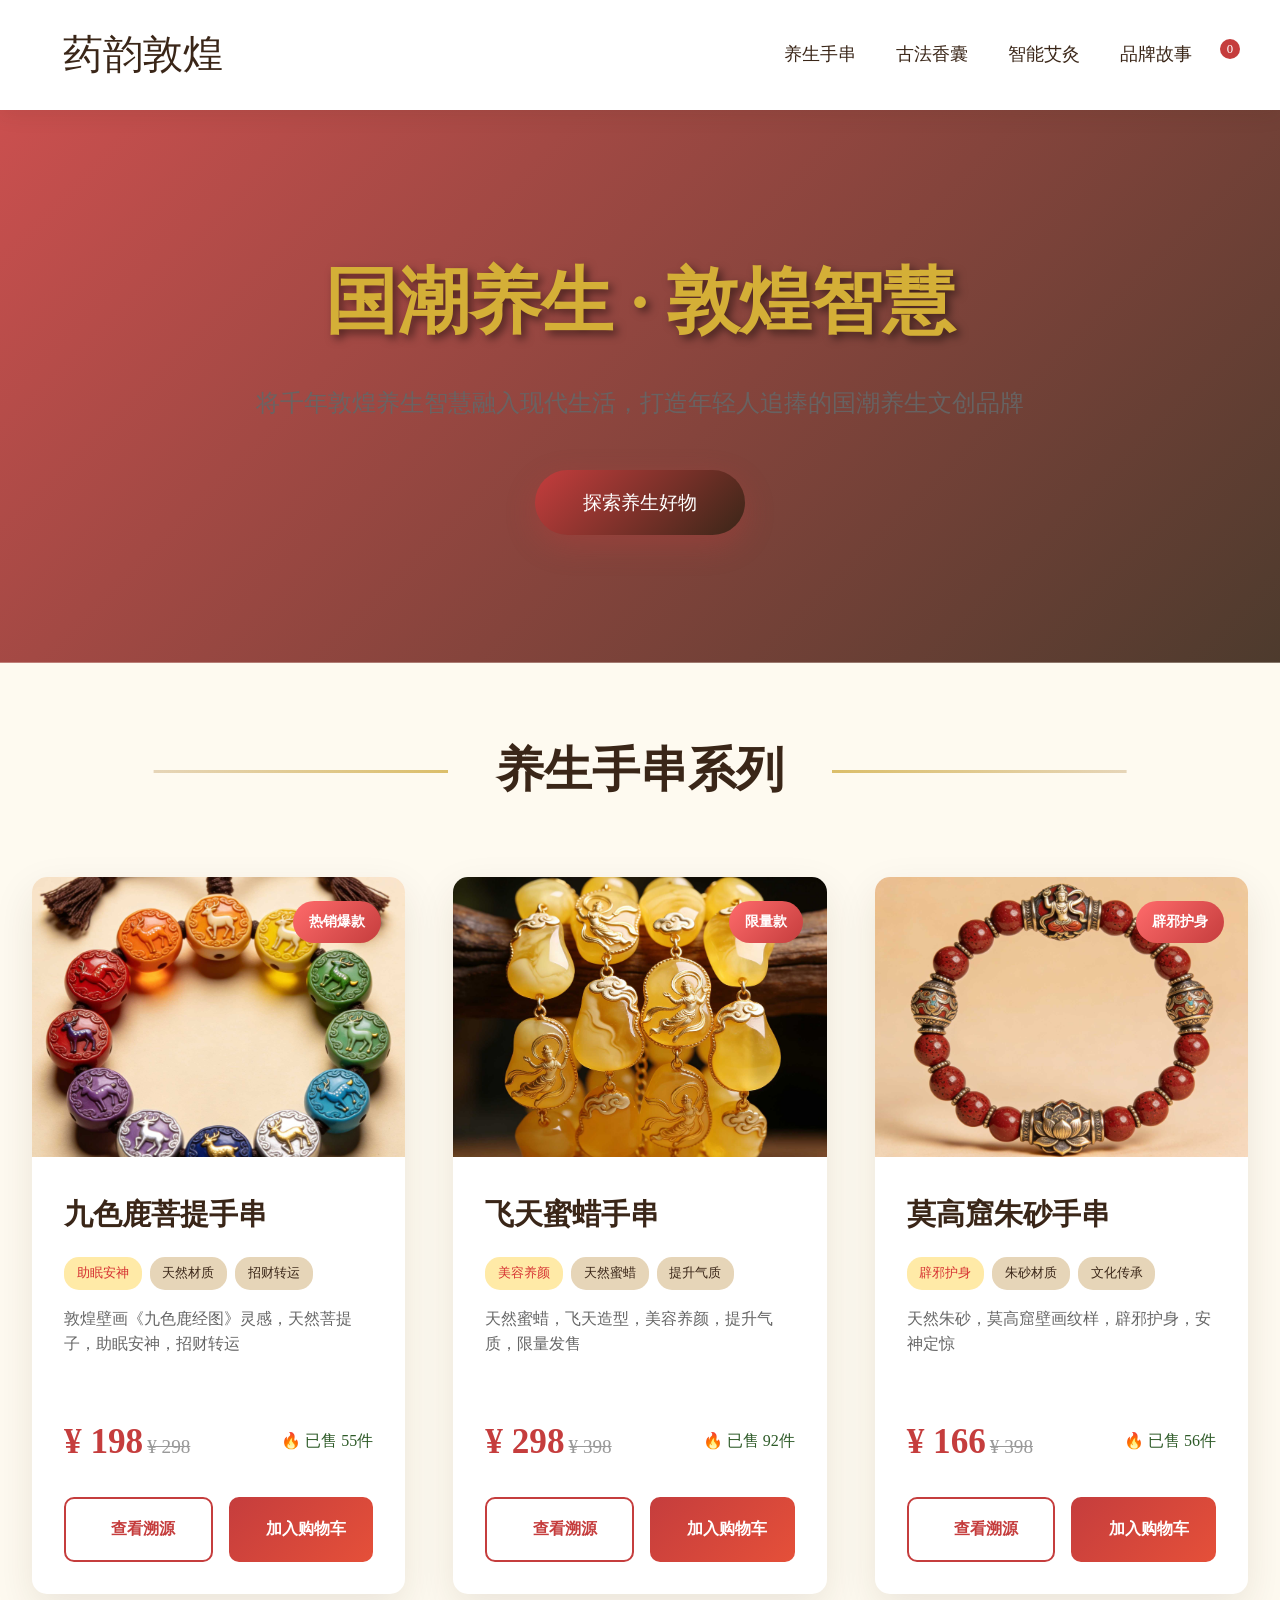
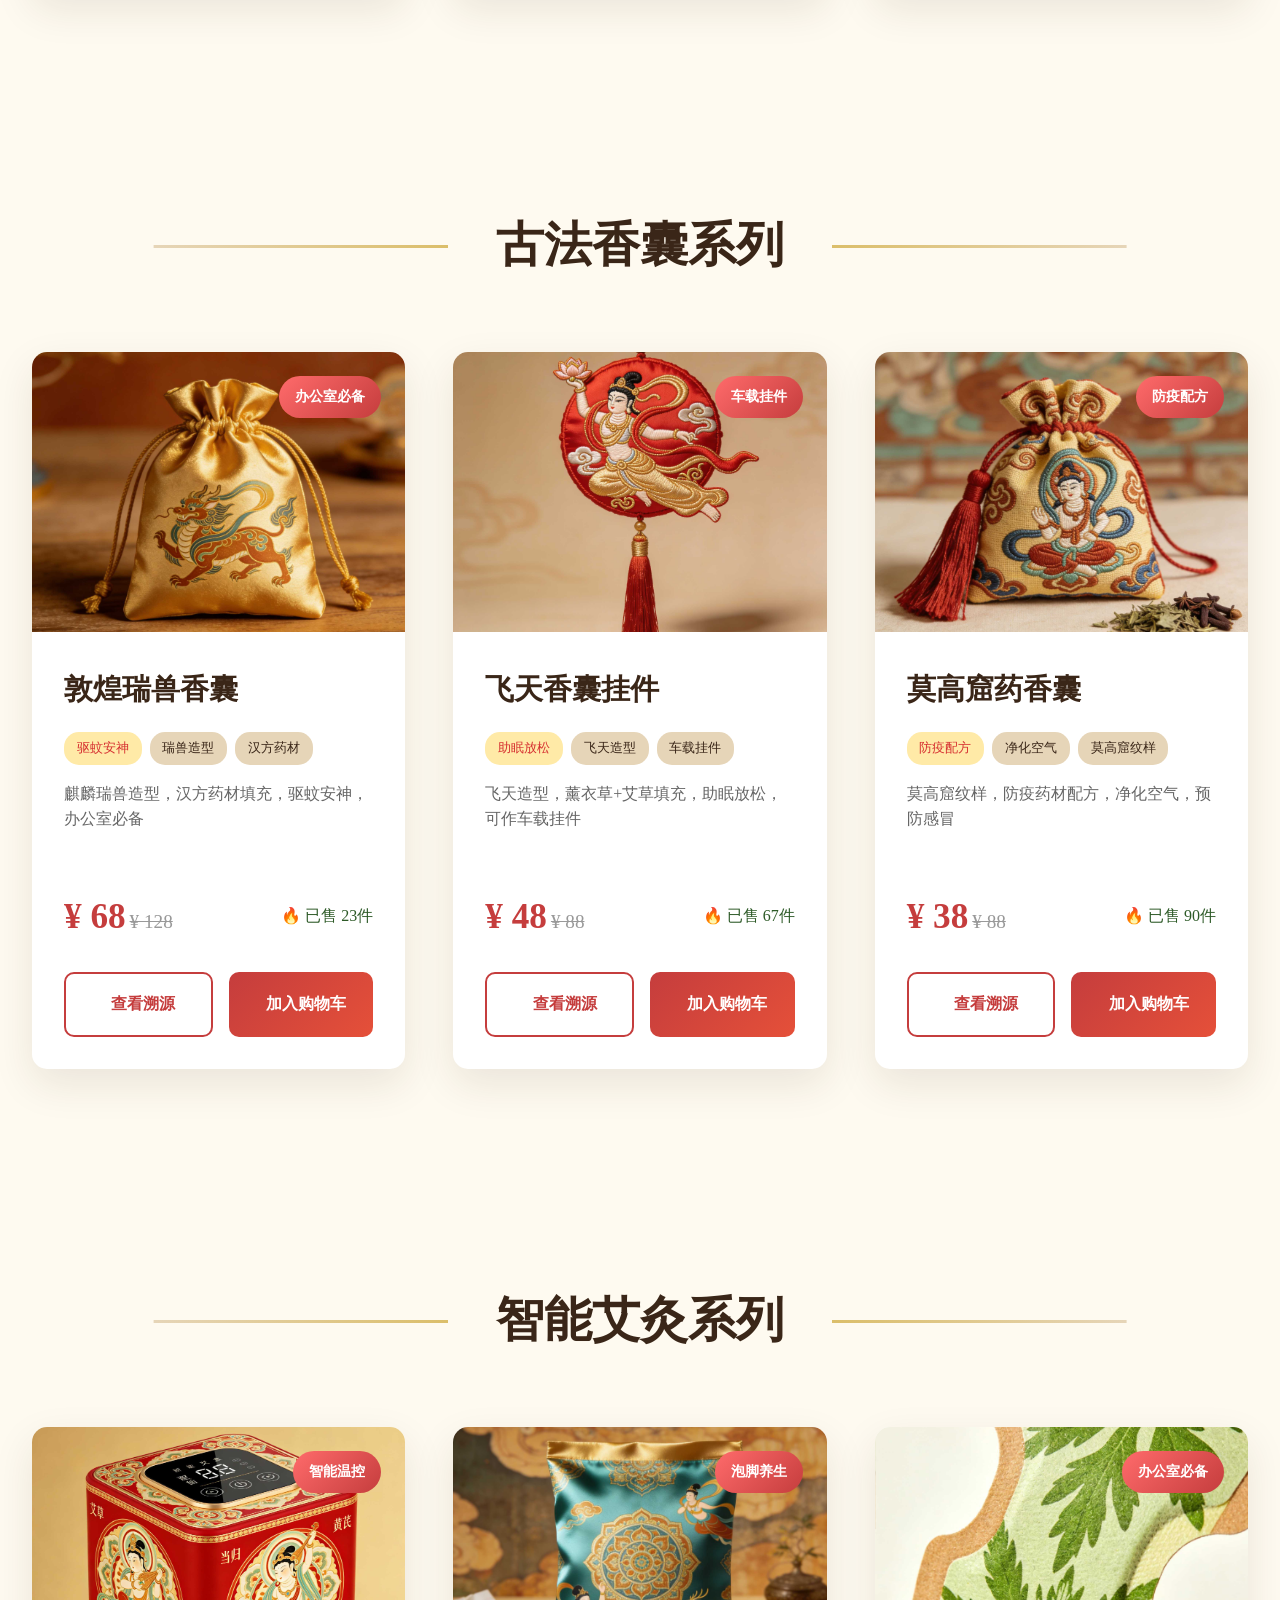
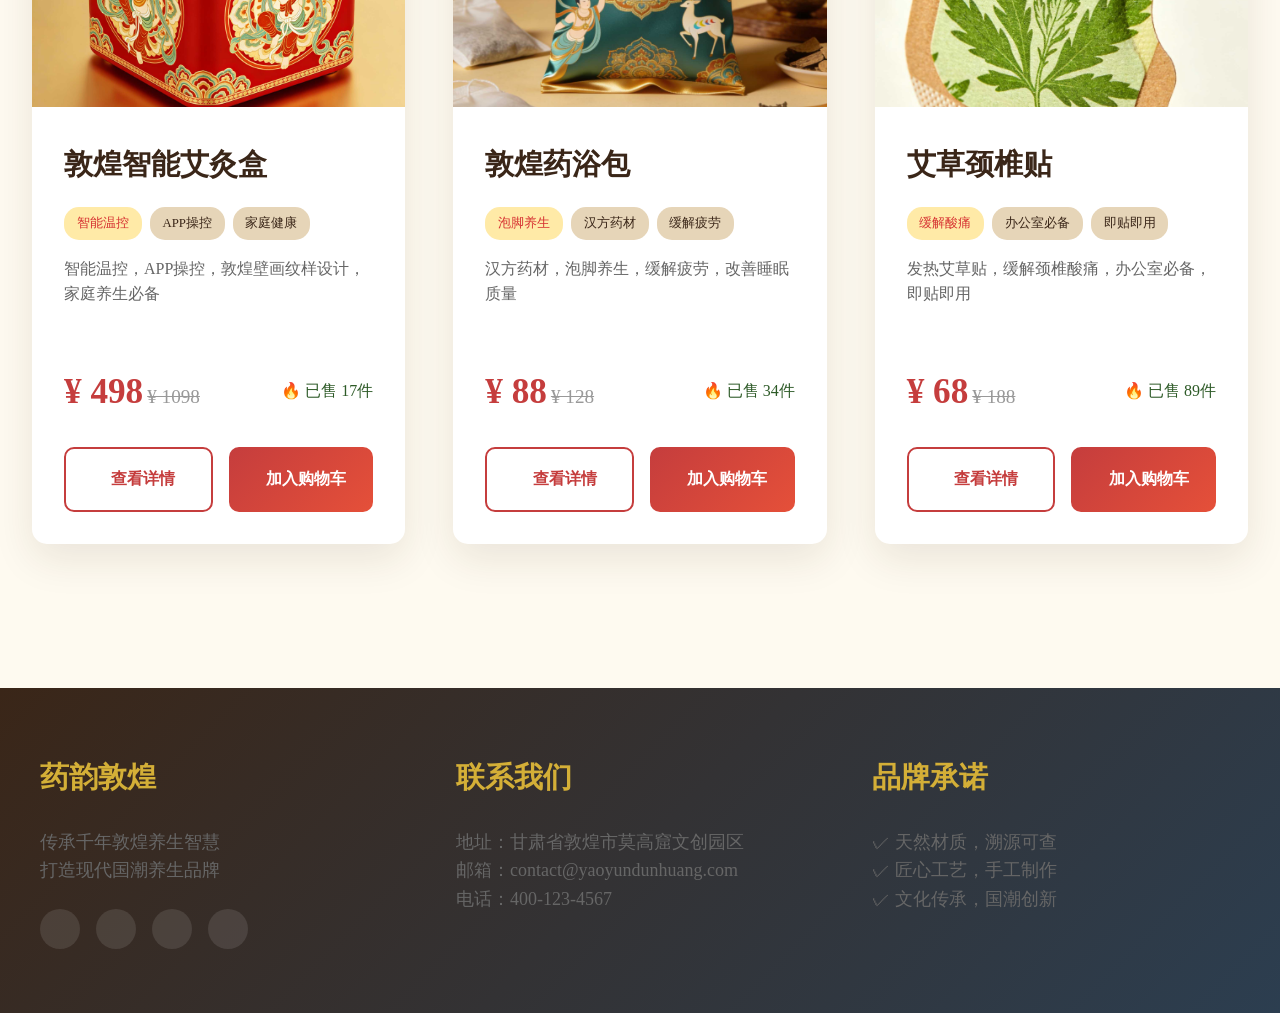
<file: index.html>
<!DOCTYPE html>
<html lang="zh-CN">
<head>
    <meta charset="UTF-8">
    <meta name="viewport" content="width=device-width, initial-scale=1.0">
    <title>药韵敦煌 - 国潮养生文创品牌</title>
    <link rel="stylesheet" href="css/style.css">
    <link href="https://stkelderartist.github.io/yaoyun-dunhuang/" rel="stylesheet">
    <style>
        :root {
            --dunhuang-red: #c53d3d;
            --dunhuang-gold: #d4af37;
            --dunhuang-sand: #e6d5b8;
            --dunhuang-dark: #3a2618;
            --dunhuang-blue: #2a5c8a;
            --dunhuang-green: #2d5a27;
        }
        
        * {
            margin: 0;
            padding: 0;
            box-sizing: border-box;
        }
        
        body {
            font-family: 'Noto Serif SC', serif;
            background-color: #fefaf0;
            color: #3a2618;
            line-height: 1.8;
        }
        
        /* 导航栏 */
        .navbar {
            background: white;
            padding: 1.2rem 3rem;
            display: flex;
            justify-content: space-between;
            align-items: center;
            box-shadow: 0 4px 20px rgba(58, 38, 24, 0.1);
            position: sticky;
            top: 0;
            z-index: 1000;
        }
        
        .logo {
            font-family: 'Ma Shan Zheng', cursive;
            font-size: 2.5rem;
            display: flex;
            align-items: center;
            gap: 15px;
            color: var(--dunhuang-dark);
        }
        
        .logo a {
            text-decoration: none;
            color: inherit;
            display: flex;
            align-items: center;
            gap: 15px;
        }
        
        .logo-icon {
            color: var(--dunhuang-red);
            font-size: 2.8rem;
            animation: pulse 2s infinite;
        }
        
        @keyframes pulse {
            0%, 100% { transform: scale(1); }
            50% { transform: scale(1.1); }
        }
        
        .nav-links {
            display: flex;
            gap: 2.5rem;
            align-items: center;
        }
        
        .nav-links a {
            color: var(--dunhuang-dark);
            text-decoration: none;
            font-size: 1.1rem;
            position: relative;
            padding: 0.5rem 0;
            font-weight: 500;
        }
        
        .nav-links a::after {
            content: '';
            position: absolute;
            bottom: 0;
            left: 0;
            width: 0;
            height: 3px;
            background: linear-gradient(to right, var(--dunhuang-red), var(--dunhuang-gold));
            transition: width 0.3s;
        }
        
        .nav-links a:hover::after {
            width: 100%;
        }
        
        .cart-icon {
            position: relative;
            font-size: 1.3rem;
            color: var(--dunhuang-red);
            text-decoration: none;
        }
        
        .cart-count {
            position: absolute;
            top: -8px;
            right: -8px;
            background: var(--dunhuang-red);
            color: white;
            border-radius: 50%;
            width: 20px;
            height: 20px;
            font-size: 0.8rem;
            display: flex;
            align-items: center;
            justify-content: center;
        }
        
        /* 横幅 */
        .hero {
            background: linear-gradient(135deg, rgba(197, 61, 61, 0.9), rgba(58, 38, 24, 0.9)), 
                        url('https://images.unsplash.com/photo-1596462502278-27bfdc403348?ixlib=rb-4.0.3&auto=format&fit=crop&w=1200&q=80');
            background-size: cover;
            background-position: center;
            color: white;
            text-align: center;
            padding: 8rem 2rem;
            position: relative;
            overflow: hidden;
        }
        
        .hero-title {
            font-family: 'Ma Shan Zheng', cursive;
            font-size: 4.5rem;
            margin-bottom: 1rem;
            color: var(--dunhuang-gold);
            text-shadow: 4px 4px 8px rgba(0,0,0,0.5);
        }
        
        .hero-subtitle {
            font-size: 1.5rem;
            max-width: 800px;
            margin: 0 auto 3rem;
            opacity: 0.9;
        }
        
        .guochao-btn {
            background: linear-gradient(135deg, var(--dunhuang-red), var(--dunhuang-dark));
            color: white;
            border: none;
            padding: 1.2rem 3rem;
            font-size: 1.2rem;
            font-family: 'Ma Shan Zheng', cursive;
            border-radius: 50px;
            cursor: pointer;
            transition: all 0.3s;
            box-shadow: 0 10px 30px rgba(197, 61, 61, 0.3);
        }
        
        .guochao-btn:hover {
            transform: translateY(-5px);
            box-shadow: 0 15px 40px rgba(197, 61, 61, 0.4);
        }
        
        /* 产品展示区 */
        .container {
            max-width: 1400px;
            margin: 0 auto;
            padding: 4rem 2rem;
        }
        
        .section-title {
            text-align: center;
            margin-bottom: 4rem;
            position: relative;
        }
        
        .section-title h2 {
            font-family: 'Ma Shan Zheng', cursive;
            font-size: 3rem;
            color: var(--dunhuang-dark);
            display: inline-block;
            padding: 0 3rem;
            background: #fefaf0;
            position: relative;
            z-index: 1;
        }
        
        .section-title::before {
            content: '';
            position: absolute;
            top: 50%;
            left: 50%;
            transform: translateX(-50%);
            width: 80%;
            height: 3px;
            background: linear-gradient(to right, var(--dunhuang-sand), var(--dunhuang-gold), var(--dunhuang-sand));
        }
        
        /* 产品网格 */
        .products-grid {
            display: grid;
            grid-template-columns: repeat(auto-fill, minmax(350px, 1fr));
            gap: 3rem;
            margin-bottom: 5rem;
        }
        
        .product-card {
            background: white;
            border-radius: 15px;
            overflow: hidden;
            box-shadow: 0 15px 40px rgba(58, 38, 24, 0.1);
            transition: all 0.4s;
            position: relative;
        }
        
        .product-card:hover {
            transform: translateY(-15px);
            box-shadow: 0 25px 60px rgba(58, 38, 24, 0.2);
        }
        
        .hot-badge {
            position: absolute;
            top: 1.5rem;
            right: 1.5rem;
            background: linear-gradient(135deg, #ff6b6b, #c53d3d);
            color: white;
            padding: 0.5rem 1rem;
            border-radius: 25px;
            font-size: 0.9rem;
            font-weight: bold;
            z-index: 2;
        }
        
        .product-image {
            height: 280px;
            background-size: cover;
            background-position: center;
            position: relative;
        }
        
        .product-info {
            padding: 2rem;
        }
        
        .product-title {
            font-family: 'Ma Shan Zheng', cursive;
            font-size: 1.8rem;
            color: var(--dunhuang-dark);
            margin-bottom: 1rem;
        }
        
        .product-tags {
            display: flex;
            gap: 0.5rem;
            margin-bottom: 1rem;
            flex-wrap: wrap;
        }
        
        .tag {
            background: var(--dunhuang-sand);
            color: var(--dunhuang-dark);
            padding: 0.3rem 0.8rem;
            border-radius: 15px;
            font-size: 0.8rem;
        }
        
        .tag.hot {
            background: #ffeaa7;
            color: #d63031;
        }
        
        .product-description {
            color: #666;
            margin-bottom: 1.5rem;
            font-size: 1rem;
            min-height: 80px;
        }
        
        .product-price {
            display: flex;
            align-items: center;
            justify-content: space-between;
            margin-bottom: 1.5rem;
        }
        
        .current-price {
            font-size: 2.2rem;
            color: var(--dunhuang-red);
            font-weight: bold;
        }
        
        .original-price {
            font-size: 1.2rem;
            color: #999;
            text-decoration: line-through;
        }
        
        .product-actions {
            display: flex;
            gap: 1rem;
        }
        
        .btn {
            padding: 1rem 1.5rem;
            border-radius: 10px;
            border: none;
            font-weight: 600;
            cursor: pointer;
            transition: all 0.3s;
            flex: 1;
            text-align: center;
            text-decoration: none;
            display: inline-flex;
            align-items: center;
            justify-content: center;
            gap: 10px;
            font-family: 'Noto Serif SC', serif;
            font-size: 1rem;
        }
        
        .btn-primary {
            background: linear-gradient(135deg, var(--dunhuang-red), #e55039);
            color: white;
        }
        
        .btn-primary:hover {
            transform: translateY(-3px);
            box-shadow: 0 10px 25px rgba(197, 61, 61, 0.3);
        }
        
        .btn-secondary {
            background: white;
            color: var(--dunhuang-red);
            border: 2px solid var(--dunhuang-red);
        }
        
        .btn-secondary:hover {
            background: var(--dunhuang-red);
            color: white;
        }
        
        /* 页脚 */
        footer {
            background: linear-gradient(135deg, var(--dunhuang-dark), #2c3e50);
            color: white;
            padding: 4rem 2rem;
            text-align: center;
        }
        
        .footer-content {
            max-width: 1200px;
            margin: 0 auto;
            display: grid;
            grid-template-columns: repeat(auto-fit, minmax(250px, 1fr));
            gap: 3rem;
            text-align: left;
        }
        
        .footer-section h3 {
            font-family: 'Ma Shan Zheng', cursive;
            font-size: 1.8rem;
            margin-bottom: 1.5rem;
            color: var(--dunhuang-gold);
        }
        
        .social-links {
            display: flex;
            gap: 1rem;
            margin-top: 1.5rem;
        }
        
        .social-links a {
            width: 40px;
            height: 40px;
            background: rgba(255,255,255,0.1);
            border-radius: 50%;
            display: flex;
            align-items: center;
            justify-content: center;
            color: white;
            text-decoration: none;
            transition: all 0.3s;
        }
        
        .social-links a:hover {
            background: var(--dunhuang-red);
            transform: translateY(-3px);
        }
        
        /* 响应式设计 */
        @media (max-width: 768px) {
            .navbar {
                padding: 1rem;
                flex-direction: column;
                gap: 1rem;
            }
            
            .hero-title {
                font-size: 2.8rem;
            }
            
            .products-grid {
                grid-template-columns: 1fr;
            }
        }
    </style>
</head>
<body>
    <!-- 导航栏 -->
    <nav class="navbar">
        <div class="logo">
            <a href="index.html">
                <i class="fas fa-spa logo-icon"></i>
                <span>药韵敦煌</span>
            </a>
        </div>
        <div class="nav-links">
            <a href="#bracelets">养生手串</a>
            <a href="#sachets">古法香囊</a>
            <a href="#moxibustion">智能艾灸</a>
            <a href="#about">品牌故事</a>
            <a href="cart.html" class="cart-icon">
                <i class="fas fa-shopping-bag"></i>
                <span class="cart-count" id="cart-count">0</span>
            </a>
        </div>
    </nav>

    <!-- 首页横幅 -->
    <section class="hero">
        <h1 class="hero-title">国潮养生 · 敦煌智慧</h1>
        <p class="hero-subtitle">将千年敦煌养生智慧融入现代生活，打造年轻人追捧的国潮养生文创品牌</p>
        <button class="guochao-btn" onclick="document.getElementById('bracelets').scrollIntoView({behavior: 'smooth'})">
            <i class="fas fa-gem"></i> 探索养生好物
        </button>
    </section>

    <!-- 养生手串系列 -->
    <div class="container" id="bracelets">
        <div class="section-title">
            <h2>养生手串系列</h2>
        </div>
        
        <div class="products-grid">
            <!-- 产品1：九色鹿菩提手串 -->
            <div class="product-card">
                <div class="hot-badge">热销爆款</div>
                <div class="product-image" style="background-image: url('九色鹿菩提手串.jpg');"></div>
                <div class="product-info">
                    <h3 class="product-title">九色鹿菩提手串</h3>
                    <div class="product-tags">
                        <span class="tag hot">助眠安神</span>
                        <span class="tag">天然材质</span>
                        <span class="tag">招财转运</span>
                    </div>
                    <p class="product-description">敦煌壁画《九色鹿经图》灵感，天然菩提子，助眠安神，招财转运</p>
                    <div class="product-price">
                        <div>
                            <span class="current-price">¥ 198</span>
                            <span class="original-price">¥ 298</span>
                        </div>
                        <span style="color: var(--dunhuang-green);">🔥 已售 55件</span>
                    </div>
                    <div class="product-actions">
                        <a href="product-1.html" class="btn btn-secondary">
                            <i class="fas fa-eye"></i> 查看溯源
                        </a>
                        <button class="btn btn-primary" onclick="addToCart(1)">
                            <i class="fas fa-shopping-cart"></i> 加入购物车
                        </button>
                    </div>
                </div>
            </div>

            <!-- 产品2：飞天蜜蜡手串 -->
            <div class="product-card">
                <div class="hot-badge">限量款</div>
                <div class="product-image" style="background-image: url('飞天蜜蜡手串.jpg');"></div>
                <div class="product-info">
                    <h3 class="product-title">飞天蜜蜡手串</h3>
                    <div class="product-tags">
                        <span class="tag hot">美容养颜</span>
                        <span class="tag">天然蜜蜡</span>
                        <span class="tag">提升气质</span>
                    </div>
                    <p class="product-description">天然蜜蜡，飞天造型，美容养颜，提升气质，限量发售</p>
                    <div class="product-price">
                        <div>
                            <span class="current-price">¥ 298</span>
                            <span class="original-price">¥ 398</span>
                        </div>
                        <span style="color: var(--dunhuang-green);">🔥 已售 92件</span>
                    </div>
                    <div class="product-actions">
                        <a href="product-2.html" class="btn btn-secondary">
                            <i class="fas fa-eye"></i> 查看溯源
                        </a>
                        <button class="btn btn-primary" onclick="addToCart(2)">
                            <i class="fas fa-shopping-cart"></i> 加入购物车
                        </button>
                    </div>
                </div>
            </div>

            <!-- 产品3：莫高窟朱砂手串 -->
            <div class="product-card">
                <div class="hot-badge">辟邪护身</div>
                <div class="product-image" style="background-image: url('莫高窟朱砂手串.jpg');"></div>
                <div class="product-info">
                    <h3 class="product-title">莫高窟朱砂手串</h3>
                    <div class="product-tags">
                        <span class="tag hot">辟邪护身</span>
                        <span class="tag">朱砂材质</span>
                        <span class="tag">文化传承</span>
                    </div>
                    <p class="product-description">天然朱砂，莫高窟壁画纹样，辟邪护身，安神定惊</p>
                    <div class="product-price">
                        <div>
                            <span class="current-price">¥ 166</span>
                            <span class="original-price">¥ 398</span>
                        </div>
                        <span style="color: var(--dunhuang-green);">🔥 已售 56件</span>
                    </div>
                    <div class="product-actions">
                        <a href="product-3.html" class="btn btn-secondary">
                            <i class="fas fa-eye"></i> 查看溯源
                        </a>
                        <button class="btn btn-primary" onclick="addToCart(3)">
                            <i class="fas fa-shopping-cart"></i> 加入购物车
                        </button>
                    </div>
                </div>
            </div>
        </div>
    </div>

    <!-- 古法香囊系列 -->
    <div class="container" id="sachets">
        <div class="section-title">
            <h2>古法香囊系列</h2>
        </div>
        
        <div class="products-grid">
            <!-- 产品4：敦煌瑞兽香囊 -->
            <div class="product-card">
                <div class="hot-badge">办公室必备</div>
                <div class="product-image" style="background-image: url('敦煌瑞兽香囊.jpg');"></div>
                <div class="product-info">
                    <h3 class="product-title">敦煌瑞兽香囊</h3>
                    <div class="product-tags">
                        <span class="tag hot">驱蚊安神</span>
                        <span class="tag">瑞兽造型</span>
                        <span class="tag">汉方药材</span>
                    </div>
                    <p class="product-description">麒麟瑞兽造型，汉方药材填充，驱蚊安神，办公室必备</p>
                    <div class="product-price">
                        <div>
                            <span class="current-price">¥ 68</span>
                            <span class="original-price">¥ 128</span>
                        </div>
                        <span style="color: var(--dunhuang-green);">🔥 已售 23件</span>
                    </div>
                    <div class="product-actions">
                        <a href="product-4.html" class="btn btn-secondary">
                            <i class="fas fa-eye"></i> 查看溯源
                        </a>
                        <button class="btn btn-primary" onclick="addToCart(4)">
                            <i class="fas fa-shopping-cart"></i> 加入购物车
                        </button>
                    </div>
                </div>
            </div>

            <!-- 产品5：飞天香囊挂件 -->
            <div class="product-card">
                <div class="hot-badge">车载挂件</div>
                <div class="product-image" style="background-image: url('飞天香囊挂件.jpg');"></div>
                <div class="product-info">
                    <h3 class="product-title">飞天香囊挂件</h3>
                    <div class="product-tags">
                        <span class="tag hot">助眠放松</span>
                        <span class="tag">飞天造型</span>
                        <span class="tag">车载挂件</span>
                    </div>
                    <p class="product-description">飞天造型，薰衣草+艾草填充，助眠放松，可作车载挂件</p>
                    <div class="product-price">
                        <div>
                            <span class="current-price">¥ 48</span>
                            <span class="original-price">¥ 88</span>
                        </div>
                        <span style="color: var(--dunhuang-green);">🔥 已售 67件</span>
                    </div>
                    <div class="product-actions">
                        <a href="product-5.html" class="btn btn-secondary">
                            <i class="fas fa-eye"></i> 查看溯源
                        </a>
                        <button class="btn btn-primary" onclick="addToCart(5)">
                            <i class="fas fa-shopping-cart"></i> 加入购物车
                        </button>
                    </div>
                </div>
            </div>

            <!-- 产品6：莫高窟药香囊 -->
            <div class="product-card">
                <div class="hot-badge">防疫配方</div>
                <div class="product-image" style="background-image: url('莫高窟药香囊.jpg');"></div>
                <div class="product-info">
                    <h3 class="product-title">莫高窟药香囊</h3>
                    <div class="product-tags">
                        <span class="tag hot">防疫配方</span>
                        <span class="tag">净化空气</span>
                        <span class="tag">莫高窟纹样</span>
                    </div>
                    <p class="product-description">莫高窟纹样，防疫药材配方，净化空气，预防感冒</p>
                    <div class="product-price">
                        <div>
                            <span class="current-price">¥ 38</span>
                            <span class="original-price">¥ 88</span>
                        </div>
                        <span style="color: var(--dunhuang-green);">🔥 已售 90件</span>
                    </div>
                    <div class="product-actions">
                        <a href="product-6.html" class="btn btn-secondary">
                            <i class="fas fa-eye"></i> 查看溯源
                        </a>
                        <button class="btn btn-primary" onclick="addToCart(6)">
                            <i class="fas fa-shopping-cart"></i> 加入购物车
                        </button>
                    </div>
                </div>
            </div>
        </div>
    </div>

    <!-- 智能艾灸系列 -->
    <div class="container" id="moxibustion">
        <div class="section-title">
            <h2>智能艾灸系列</h2>
        </div>
        
        <div class="products-grid">
            <!-- 产品7：敦煌智能艾灸盒 -->
            <div class="product-card">
                <div class="hot-badge">智能温控</div>
                <div class="product-image" style="background-image: url('敦煌智能艾灸盒.jpg');"></div>
                <div class="product-info">
                    <h3 class="product-title">敦煌智能艾灸盒</h3>
                    <div class="product-tags">
                        <span class="tag hot">智能温控</span>
                        <span class="tag">APP操控</span>
                        <span class="tag">家庭健康</span>
                    </div>
                    <p class="product-description">智能温控，APP操控，敦煌壁画纹样设计，家庭养生必备</p>
                    <div class="product-price">
                        <div>
                            <span class="current-price">¥ 498</span>
                            <span class="original-price">¥ 1098</span>
                        </div>
                        <span style="color: var(--dunhuang-green);">🔥 已售 17件</span>
                    </div>
                    <div class="product-actions">
                        <a href="product-7.html" class="btn btn-secondary">
                            <i class="fas fa-eye"></i> 查看详情
                        </a>
                        <button class="btn btn-primary" onclick="addToCart(7)">
                            <i class="fas fa-shopping-cart"></i> 加入购物车
                        </button>
                    </div>
                </div>
            </div>

            <!-- 产品8：敦煌药浴包 -->
            <div class="product-card">
                <div class="hot-badge">泡脚养生</div>
                <div class="product-image" style="background-image: url('敦煌药浴包.jpg');"></div>
                <div class="product-info">
                    <h3 class="product-title">敦煌药浴包</h3>
                    <div class="product-tags">
                        <span class="tag hot">泡脚养生</span>
                        <span class="tag">汉方药材</span>
                        <span class="tag">缓解疲劳</span>
                    </div>
                    <p class="product-description">汉方药材，泡脚养生，缓解疲劳，改善睡眠质量</p>
                    <div class="product-price">
                        <div>
                            <span class="current-price">¥ 88</span>
                            <span class="original-price">¥ 128</span>
                        </div>
                        <span style="color: var(--dunhuang-green);">🔥 已售 34件</span>
                    </div>
                    <div class="product-actions">
                        <a href="product-8.html" class="btn btn-secondary">
                            <i class="fas fa-eye"></i> 查看详情
                        </a>
                        <button class="btn btn-primary" onclick="addToCart(8)">
                            <i class="fas fa-shopping-cart"></i> 加入购物车
                        </button>
                    </div>
                </div>
            </div>

            <!-- 产品9：艾草颈椎贴 -->
            <div class="product-card">
                <div class="hot-badge">办公室必备</div>
                <div class="product-image" style="background-image: url('艾草颈椎贴.jpg');"></div>
                <div class="product-info">
                    <h3 class="product-title">艾草颈椎贴</h3>
                    <div class="product-tags">
                        <span class="tag hot">缓解酸痛</span>
                        <span class="tag">办公室必备</span>
                        <span class="tag">即贴即用</span>
                    </div>
                    <p class="product-description">发热艾草贴，缓解颈椎酸痛，办公室必备，即贴即用</p>
                    <div class="product-price">
                        <div>
                            <span class="current-price">¥ 68</span>
                            <span class="original-price">¥ 188</span>
                        </div>
                        <span style="color: var(--dunhuang-green);">🔥 已售 89件</span>
                    </div>
                    <div class="product-actions">
                        <a href="product-9.html" class="btn btn-secondary">
                            <i class="fas fa-eye"></i> 查看详情
                        </a>
                        <button class="btn btn-primary" onclick="addToCart(9)">
                            <i class="fas fa-shopping-cart"></i> 加入购物车
                        </button>
                    </div>
                </div>
            </div>
        </div>
    </div>

    <!-- 页脚 -->
    <footer>
        <div class="footer-content">
            <div class="footer-section">
                <h3>药韵敦煌</h3>
                <p>传承千年敦煌养生智慧<br>打造现代国潮养生品牌</p>
                <div class="social-links">
                    <a href="#"><i class="fab fa-weixin"></i></a>
                    <a href="#"><i class="fab fa-weibo"></i></a>
                    <a href="#"><i class="fab fa-douyin"></i></a>
                    <a href="#"><i class="fab fa-xiaohongshu"></i></a>
                </div>
            </div>
            <div class="footer-section">
                <h3>联系我们</h3>
                <p>地址：甘肃省敦煌市莫高窟文创园区</p>
                <p>邮箱：contact@yaoyundunhuang.com</p>
                <p>电话：400-123-4567</p>
            </div>
            <div class="footer-section">
                <h3>品牌承诺</h3>
                <p>✓ 天然材质，溯源可查</p>
                <p>✓ 匠心工艺，手工制作</p>
                <p>✓ 文化传承，国潮创新</p>
            </div>
        </div>
    </footer>

    <script>
        let cartCount = 0;
        
        function addToCart(productId) {
            cartCount++;
            document.getElementById('cart-count').textContent = cartCount;
            
            // 动画效果
            const cartIcon = document.querySelector('.cart-icon');
            cartIcon.style.transform = 'scale(1.2)';
            setTimeout(() => {
                cartIcon.style.transform = 'scale(1)';
            }, 300);
            
            // 可以在这里添加更多购物车逻辑
            alert(`已添加产品 ${productId} 到购物车！`);
        }
        
        // 平滑滚动
        document.querySelectorAll('a[href^="#"]').forEach(anchor => {
            anchor.addEventListener('click', function (e) {
                e.preventDefault();
                const targetId = this.getAttribute('href');
                if(targetId === '#') return;
                
                const targetElement = document.querySelector(targetId);
                if(targetElement) {
                    targetElement.scrollIntoView({
                        behavior: 'smooth'
                    });
                }
            });
        });
    </script>
</body>
</html>
</file>
<file: css/style.css>
/* 基础样式 - 让页面可见 */
body {
    margin: 0;
    padding: 0;
    background-color: #f5f5f5;
    font-family: 'Microsoft YaHei', Arial, sans-serif;
}

.main-content {
    text-align: center;
    padding: 50px 20px;
}

h1 {
    color: #333;
    font-size: 36px;
    margin-bottom: 20px;
}

p {
    color: #666;
    font-size: 18px;
    line-height: 1.6;
}
</file>
